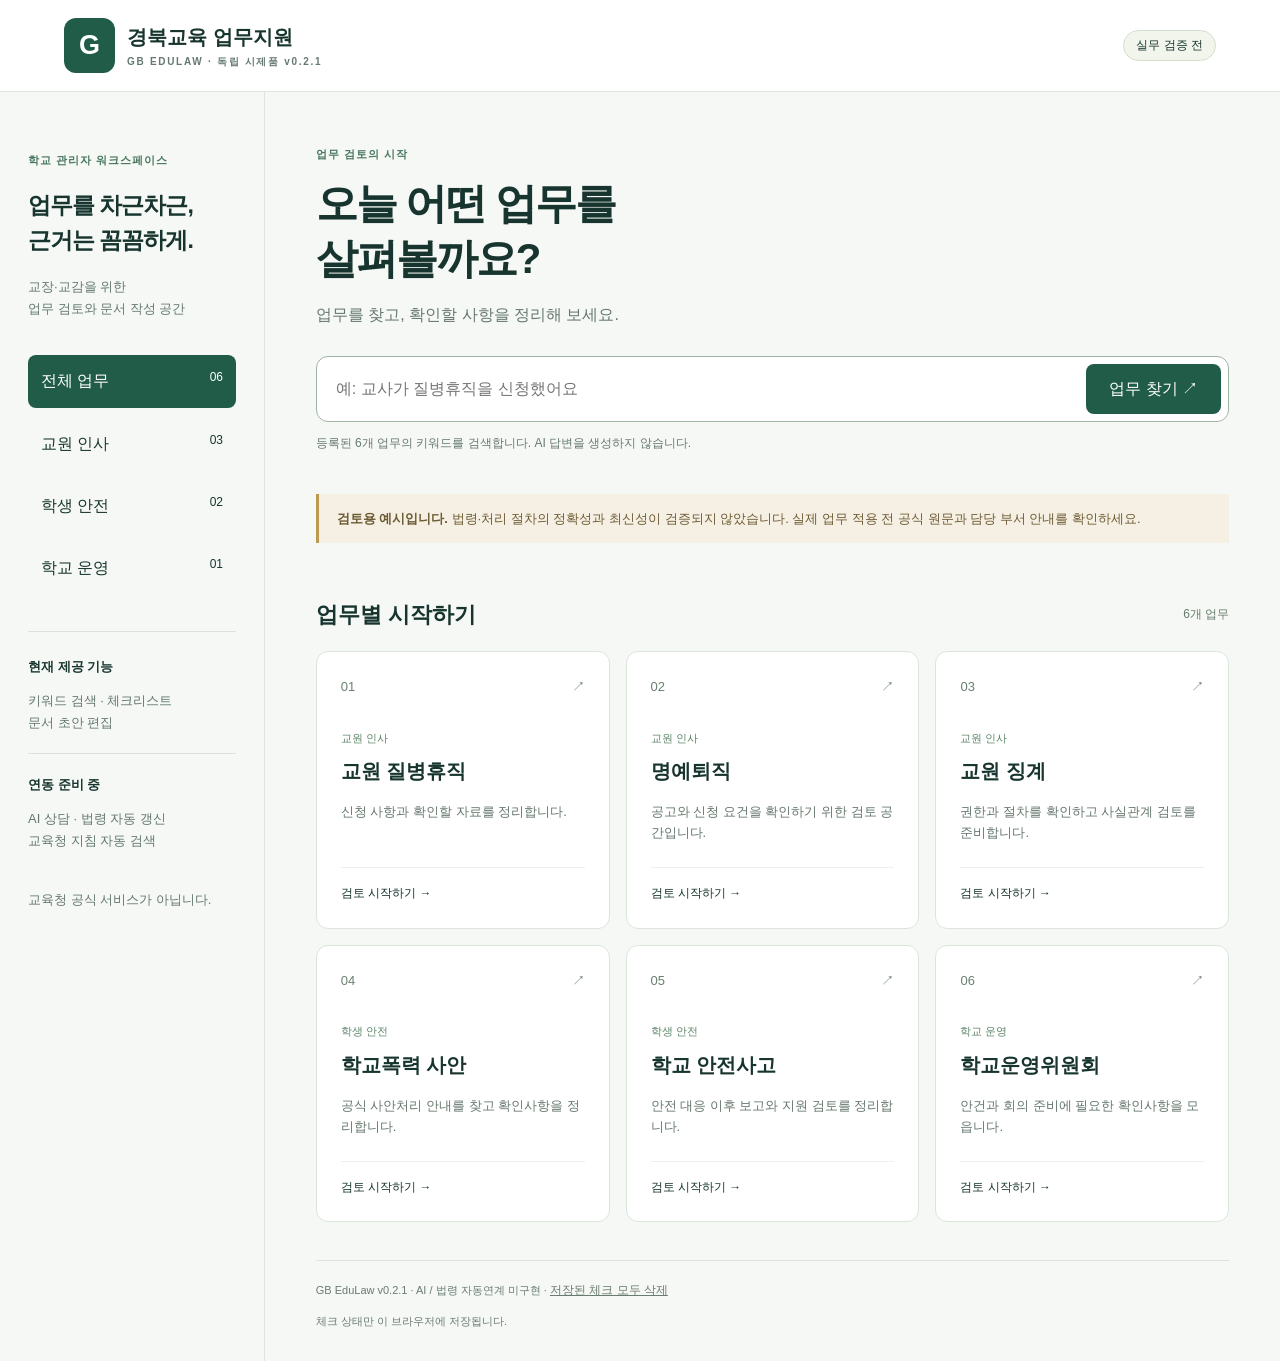
<file: docs/index.html>
<!doctype html><html lang="ko"><head><meta charset="utf-8"><meta name="viewport" content="width=device-width,initial-scale=1"><title>경북교육 업무지원 · GB EduLaw</title><link rel="stylesheet" href="style.css"><script defer src="data.js"></script><script defer src="app.js"></script></head><body>
<header><a class="brand" href="./index.html"><span class="mark">G</span><span>경북교육 업무지원<small>GB EDULAW · 독립 시제품 v0.2.1</small></span></a><span class="badge">실무 검증 전</span></header>
<div class="layout"><aside><p class="eyebrow">학교 관리자 워크스페이스</p><h2>업무를 차근차근,<br>근거는 꼼꼼하게.</h2><p>교장·교감을 위한<br>업무 검토와 문서 작성 공간</p><nav aria-label="업무 분류"><button data-category="전체" aria-pressed="true">전체 업무 <span>06</span></button><button data-category="교원 인사">교원 인사 <span>03</span></button><button data-category="학생 안전">학생 안전 <span>02</span></button><button data-category="학교 운영">학교 운영 <span>01</span></button></nav><div class="status"><strong>현재 제공 기능</strong><p>키워드 검색 · 체크리스트<br>문서 초안 편집</p><hr><strong>연동 준비 중</strong><p>AI 상담 · 법령 자동 갱신<br>교육청 지침 자동 검색</p></div><small>교육청 공식 서비스가 아닙니다.</small></aside>
<main><section class="intro"><p class="eyebrow">업무 검토의 시작</p><h1>오늘 어떤 업무를<br>살펴볼까요?</h1><p>업무를 찾고, 확인할 사항을 정리해 보세요.</p><form id="search-form" role="search"><label class="sr-only" for="search">업무 키워드</label><input id="search" type="search" placeholder="예: 교사가 질병휴직을 신청했어요" autocomplete="off"><button type="submit">업무 찾기 ↗</button></form><p class="hint">등록된 6개 업무의 키워드를 검색합니다. AI 답변을 생성하지 않습니다.</p></section>
<div class="notice"><strong>검토용 예시입니다.</strong> 법령·처리 절차의 정확성과 최신성이 검증되지 않았습니다. 실제 업무 적용 전 공식 원문과 담당 부서 안내를 확인하세요.</div>
<section id="catalog"><div class="section-heading"><h2>업무별 시작하기</h2><span id="count" role="status"></span></div><div id="cards" class="cards"></div></section>
<section id="detail" hidden aria-labelledby="detail-title"><button id="back" class="text-button">← 업무 목록</button><div class="section-heading"><div><p id="detail-category" class="eyebrow"></p><h2 id="detail-title" tabindex="-1"></h2></div><span class="badge">공식 검증 전</span></div><p id="detail-summary"></p><div class="detail-grid"><div><article><h3>01 · 검토 순서 예시</h3><ol id="steps"></ol></article><article><div class="section-heading"><h3>02 · 확인 체크리스트</h3><span id="progress" role="status"></span></div><div id="checks"></div><button id="reset" class="text-button">이 업무 체크 해제</button></article><article><h3>03 · 공식 자료 확인</h3><p>v0.1에 수록된 참고 법령입니다. 업무에 대한 적용 여부·조문·시행일은 검증 전이며 자동 갱신하지 않습니다.</p><div id="laws" class="law-links"></div><a href="https://www.law.go.kr/" target="_blank" rel="noopener noreferrer">국가법령정보센터 ↗</a><br><a href="https://www.gbe.kr/" target="_blank" rel="noopener noreferrer">경상북도교육청 ↗</a></article></div><article class="editor"><p class="eyebrow">검토 메모</p><h3>문서 초안</h3><p>정식 공문 서식이 아닌 편집용 예시입니다. 이름·진단정보 등 개인정보를 입력하지 마세요.</p><label for="draft">수정 가능한 초안</label><textarea id="draft" rows="18" spellcheck="false"></textarea><p class="hint">초안은 자동 저장하지 않습니다. 업무 전환·새로고침 시 수정 내용이 사라집니다. 필요하면 내려받으세요.</p><div class="actions"><button id="copy">복사</button><button id="download">TXT 내려받기</button><button id="print">인쇄</button></div></article></div></section>
<footer>GB EduLaw v0.2.1 · AI / 법령 자동연계 미구현 · <button id="clear" class="text-button">저장된 체크 모두 삭제</button><p id="storage-status">체크 상태만 이 브라우저에 저장됩니다.</p><p id="message" role="status" aria-live="polite"></p></footer></main></div></body></html>
</file>
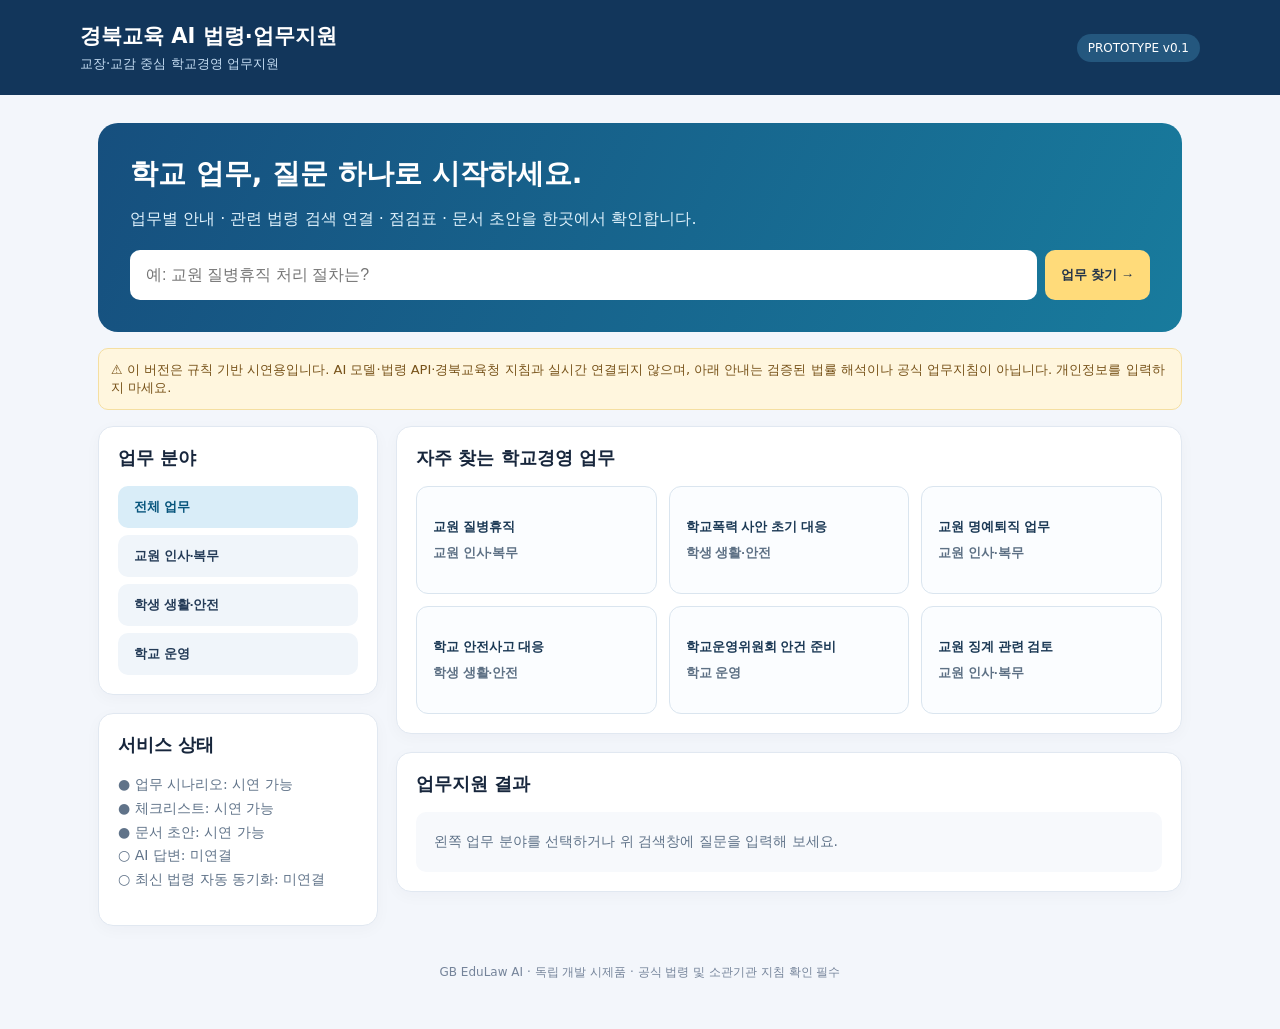
<file: archive/v0.1/index.html>
<!doctype html><html lang="ko"><head><meta charset="utf-8"><meta name="viewport" content="width=device-width,initial-scale=1"><title>경북교육 AI 법령·업무지원 | 시제품</title><style>:root{font-family:Pretendard,'Noto Sans KR',system-ui,sans-serif;color:#17263c;background:#f3f6fb}*{box-sizing:border-box}body{margin:0}header{background:#12365b;color:white;padding:22px max(22px,calc((100vw - 1120px)/2));display:flex;justify-content:space-between;align-items:center;gap:10px}header strong{font-size:21px}header small{display:block;color:#c5ddf3;margin-top:5px}.tag{background:#24577e;padding:7px 11px;border-radius:30px;font-size:12px}main{max-width:1120px;margin:28px auto;padding:0 18px}.hero{background:linear-gradient(115deg,#164f7e,#187b9d);color:white;border-radius:20px;padding:32px}.hero h1{margin:0 0 12px;font-size:28px}.hero p{color:#e0f2fc}.search{display:flex;gap:8px;margin-top:20px}.search input{flex:1;padding:16px;border:0;border-radius:10px;font-size:16px;min-width:0}button{cursor:pointer;border:0;border-radius:10px;padding:12px 16px;font-weight:700;background:#136d99;color:white}button:hover{filter:brightness(.94)}.search button{background:#ffdb7a;color:#24344a}.notice{font-size:13px;color:#775219;background:#fff6de;border:1px solid #f5dfa1;border-radius:10px;padding:12px;margin:16px 0}.layout{display:grid;grid-template-columns:280px 1fr;gap:18px}.panel{background:white;border:1px solid #e1e8f1;border-radius:15px;padding:19px;margin-bottom:18px;box-shadow:0 4px 16px #10253a08}h2{font-size:18px;margin:0 0 16px}h3{font-size:16px;margin:20px 0 10px}.topics{display:grid;gap:7px}.topics button{background:#f0f5fa;color:#243b57;text-align:left}.topics button.active{background:#d9edf8;color:#07557c}.cards{display:grid;grid-template-columns:repeat(3,1fr);gap:12px}.card{border:1px solid #dae5ef;border-radius:12px;padding:16px;background:#fbfdff;text-align:left;color:#1b3955;min-height:108px}.card b{display:block;margin-bottom:8px}.card span{font-size:13px;color:#5e7185}.muted{color:#607389;font-size:14px;line-height:1.7}.steps{padding-left:22px;line-height:1.9}.source{display:inline-block;color:#08668e;text-decoration:none;border:1px solid #bcd8e6;border-radius:8px;padding:8px 11px;margin:4px 5px 4px 0;font-size:13px}.check{display:block;padding:10px 0;border-bottom:1px solid #edf1f6}.check input{margin-right:9px}.actions{display:flex;gap:8px;flex-wrap:wrap;margin-top:14px}.secondary{background:#e7f0f7;color:#16486b}textarea{width:100%;min-height:170px;padding:13px;border:1px solid #d4e0eb;border-radius:10px;font:inherit;line-height:1.6}.pill{font-size:12px;background:#e8f1f7;color:#2c6584;border-radius:20px;padding:5px 9px;display:inline-block}.empty{padding:18px;background:#f7f9fc;border-radius:10px}.foot{font-size:12px;color:#75849a;text-align:center;padding:20px}@media(max-width:760px){header{padding:18px}header strong{font-size:16px}.layout{grid-template-columns:1fr}.cards{grid-template-columns:1fr 1fr}.hero{padding:22px}.hero h1{font-size:22px}}@media(max-width:430px){.cards{grid-template-columns:1fr}.search{flex-direction:column}}</style></head><body><header><div><strong>경북교육 AI 법령·업무지원</strong><small>교장·교감 중심 학교경영 업무지원</small></div><span class="tag">PROTOTYPE v0.1</span></header><main><section class="hero"><h1>학교 업무, 질문 하나로 시작하세요.</h1><p>업무별 안내 · 관련 법령 검색 연결 · 점검표 · 문서 초안을 한곳에서 확인합니다.</p><div class="search"><input id="query" aria-label="업무 질문" placeholder="예: 교원 질병휴직 처리 절차는?"/><button id="ask">업무 찾기 →</button></div></section><div class="notice">⚠️ 이 버전은 규칙 기반 시연용입니다. AI 모델·법령 API·경북교육청 지침과 실시간 연결되지 않으며, 아래 안내는 검증된 법률 해석이나 공식 업무지침이 아닙니다. 개인정보를 입력하지 마세요.</div><div class="layout"><aside><section class="panel"><h2>업무 분야</h2><div id="topics" class="topics"></div></section><section class="panel"><h2>서비스 상태</h2><p class="muted">● 업무 시나리오: 시연 가능<br>● 체크리스트: 시연 가능<br>● 문서 초안: 시연 가능<br>○ AI 답변: 미연결<br>○ 최신 법령 자동 동기화: 미연결</p></section></aside><div><section class="panel"><h2>자주 찾는 학교경영 업무</h2><div class="cards" id="cards"></div></section><section class="panel" id="result"><h2>업무지원 결과</h2><div class="empty muted">왼쪽 업무 분야를 선택하거나 위 검색창에 질문을 입력해 보세요.</div></section></div></div><div class="foot">GB EduLaw AI · 독립 개발 시제품 · 공식 법령 및 소관기관 지침 확인 필수</div></main><script>
const data=[{id:'leave',cat:'교원 인사·복무',title:'교원 질병휴직',keys:['질병','휴직','병가'],summary:'질병휴직 신청 시 확인해야 할 업무 흐름을 시연합니다.',steps:['신청 사유 및 적용 신분·임용 관계 확인','제출 증빙과 소관기관 최신 지침 확인','임용권자 및 위임전결 기준 확인','결재·통보·인사기록 등 후속 처리 확인'],checks:['적용 법령과 시행일을 확인했는가?','증빙 서류 및 제출 요건을 확인했는가?','권한·전결 기준을 확인했는가?','개인정보 최소 수집 원칙을 준수했는가?'],laws:['교육공무원법','국가공무원법'],draft:'제목: 교원 질병휴직 신청 관련 검토(초안)\n\n1. 관련: 적용 법령 및 최신 지침 확인 후 기재\n2. 대상 및 신청 내용: [개인정보 없이 내부 문서에서 작성]\n3. 검토 사항: 신청 요건, 증빙, 임용권자 권한, 후속 처리\n4. 조치 계획: 소관기관 확인 및 내부 결재\n\n※ 법령 검증 전 예시 문안입니다.'},{id:'violence',cat:'학생 생활·안전',title:'학교폭력 사안 초기 대응',keys:['학교폭력','폭력','사안','학생'],summary:'학교폭력 사안 접수 시 초기 확인 흐름을 시연합니다.',steps:['학생 안전 및 긴급 보호 필요 여부 우선 확인','사안 접수와 사실관계 기록','관련 법령 및 최신 사안처리 가이드 확인','보고·통지·후속 절차의 주체와 기한 확인'],checks:['학생 안전 확보를 우선 검토했는가?','관련 기록의 접근권한을 제한했는가?','최신 지침의 보고·통지 절차를 확인했는가?','피해·가해 관련 개인정보를 보호했는가?'],laws:['학교폭력예방 및 대책에 관한 법률'],draft:'제목: 학교폭력 사안 초기 대응 점검(초안)\n\n1. 사안 개요: [비식별화하여 작성]\n2. 안전 확보 및 보호 조치 검토\n3. 적용 절차·기한: 최신 지침 확인 후 기재\n4. 보고 및 후속 조치 계획\n\n※ 공식 사안처리 지침 확인 전 예시입니다.'},{id:'retire',cat:'교원 인사·복무',title:'교원 명예퇴직 업무',keys:['명예퇴직','퇴직','정년'],summary:'명예퇴직 신청 안내 및 학교의 확인 업무를 시연합니다.',steps:['해당 연도 공고와 신청 대상·기간 확인','제출서류 및 신청 경로 확인','학교 내부 접수·전달 절차 점검','결과 통보 및 인사 관련 후속 조치 확인'],checks:['당해 연도 공고를 확인했는가?','신청 자격과 기한을 확인했는가?','서류 제출 경로를 확인했는가?'],laws:['교육공무원법','국가공무원법'],draft:'제목: 교원 명예퇴직 신청 안내(초안)\n\n1. 관련: 해당 연도 공식 시행계획\n2. 신청 대상 및 기간: [공고 확인 후 기재]\n3. 제출서류: [공고 확인 후 기재]\n4. 제출 방법 및 유의사항\n\n※ 공식 공고로 내용 확정 필요.'},{id:'safety',cat:'학생 생활·안전',title:'학교 안전사고 대응',keys:['안전','사고','응급'],summary:'학교 안전사고 발생 시 초기 대응 확인사항을 시연합니다.',steps:['응급조치와 안전 확보','필요한 보호자·관계기관 연락','사고 기록 및 관련 보고 기준 확인','재발 방지 대책 검토'],checks:['응급상황 대응이 이루어졌는가?','필요한 연락 및 보고를 확인했는가?','개인정보와 사고 기록을 안전하게 관리하는가?'],laws:['학교안전사고 예방 및 보상에 관한 법률'],draft:'제목: 학교 안전사고 발생 보고 검토(초안)\n\n1. 발생 개요: [비식별화]\n2. 응급조치 및 안전 확보\n3. 관련 보고 기준 확인\n4. 후속 조치 및 재발 방지\n\n※ 실제 보고 서식·기한 확인 필요.'},{id:'committee',cat:'학교 운영',title:'학교운영위원회 안건 준비',keys:['운영위원회','위원회','심의','안건'],summary:'학교운영위원회 안건 상정 전 점검 흐름을 시연합니다.',steps:['안건의 심의·자문 대상 여부 확인','관련 자료 및 의견 수렴 요건 검토','회의 소집·공고 등 절차 확인','회의 결과 기록과 후속 처리'],checks:['안건 성격을 확인했는가?','소집·공고 절차를 확인했는가?','회의록 및 후속 처리를 준비했는가?'],laws:['초·중등교육법'],draft:'제목: 학교운영위원회 심의 안건(초안)\n\n1. 안건명: [입력]\n2. 제안 사유: [입력]\n3. 주요 내용: [입력]\n4. 관련 규정: [확인 후 기재]\n5. 심의 요청 사항: [입력]\n\n※ 학교별 규정 확인 필요.'},{id:'discipline',cat:'교원 인사·복무',title:'교원 징계 관련 검토',keys:['징계','비위','감사'],summary:'징계 관련 사안의 권한·절차를 검토하는 초기 흐름을 시연합니다.',steps:['사실관계와 긴급 조치 필요성 분리 검토','적용 법령·권한·관할 기관 확인','절차적 권리와 개인정보 보호 검토','소관기관 공식 지침에 따라 후속 처리'],checks:['권한 있는 기관을 확인했는가?','당사자의 절차적 권리를 확인했는가?','기록 접근권한을 통제했는가?'],laws:['교육공무원법','국가공무원법'],draft:'제목: 교원 관련 사안 처리 절차 검토(초안)\n\n1. 검토 배경: [비식별화]\n2. 적용 법령·권한 확인\n3. 절차 및 당사자 권리 확인\n4. 소관기관 협의 사항\n\n※ 징계 판단이나 처분 결론을 자동 생성하지 않습니다.'}];
const cats=['전체 업무',...new Set(data.map(x=>x.cat))];let active='전체 업무';const $=id=>document.getElementById(id);const esc=s=>String(s).replace(/[&<>"']/g,c=>({'&':'&amp;','<':'&lt;','>':'&gt;','"':'&quot;',"'":'&#39;'}[c]));function renderTopics(){ $('topics').innerHTML=cats.map(c=>`<button class="${c===active?'active':''}" data-cat="${esc(c)}">${esc(c)}</button>`).join('');document.querySelectorAll('[data-cat]').forEach(b=>b.onclick=()=>{active=b.dataset.cat;renderTopics();renderCards()})}function renderCards(){let items=data.filter(x=>active==='전체 업무'||x.cat===active);$('cards').innerHTML=items.map(x=>`<button class="card" data-id="${x.id}"><b>${esc(x.title)}</b><span>${esc(x.cat)}</span></button>`).join('');document.querySelectorAll('[data-id]').forEach(b=>b.onclick=()=>show(b.dataset.id))}function show(id){const x=data.find(d=>d.id===id);if(!x)return;$('result').innerHTML=`<span class="pill">${esc(x.cat)} · 시연용 가이드</span><h2 style="margin-top:12px">${esc(x.title)}</h2><p class="muted">${esc(x.summary)}</p><h3>업무 처리 흐름 (검증 전 예시)</h3><ol class="steps">${x.steps.map(s=>`<li>${esc(s)}</li>`).join('')}</ol><h3>관련 법령 원문 확인</h3><p class="muted">아래 링크는 국가법령정보센터의 검색 결과로 이동합니다. 조문·시행일은 직접 확인해야 합니다.</p>${x.laws.map(l=>`<a class="source" target="_blank" rel="noopener noreferrer" href="https://www.law.go.kr/법령/${encodeURIComponent(l)}">${esc(l)} ↗</a>`).join('')}<h3>학교 관리자 점검표</h3>${x.checks.map(s=>`<label class="check"><input type="checkbox">${esc(s)}</label>`).join('')}<h3>문서 초안 (검증 전 예시)</h3><textarea id="draft" aria-label="문서 초안">${esc(x.draft)}</textarea><div class="actions"><button id="copy">초안 복사</button><button class="secondary" id="print">인쇄 / PDF 저장</button></div>`;$('copy').onclick=async()=>{const val=$('draft').value;try{await navigator.clipboard.writeText(val);$('copy').textContent='복사 완료'}catch(e){$('draft').select();document.execCommand('copy');$('copy').textContent='선택/복사 완료'}};$('print').onclick=()=>window.print();$('result').scrollIntoView({behavior:'smooth',block:'start'})}function search(){const q=$('query').value.trim();if(!q)return;let scored=data.map(x=>({x,score:x.keys.reduce((n,k)=>n+(q.includes(k)?k.length:0),0)+(q.includes(x.title)?8:0)})).sort((a,b)=>b.score-a.score);if(scored[0].score>0)show(scored[0].x.id);else $('result').innerHTML=`<h2>검색 결과 없음</h2><p class="muted">입력하신 “${esc(q)}”에 해당하는 시연 시나리오가 없습니다. 현재는 AI가 아닌 키워드 매칭으로 동작합니다. 왼쪽 업무 분야에서 사례를 선택하세요.</p>`} $('ask').onclick=search;$('query').addEventListener('keydown',e=>{if(e.key==='Enter')search()});renderTopics();renderCards();
</script></body></html>
</file>
<file: docs/style.css>
:root{font-family:-apple-system,BlinkMacSystemFont,'Apple SD Gothic Neo','Malgun Gothic',sans-serif;color:#17352e;background:#f6f8f5;line-height:1.65;font-size:16px}*{box-sizing:border-box}body{margin:0}button,input,textarea{font:inherit}button,a,input,textarea{outline-offset:4px}button{cursor:pointer}button{color:inherit}header{height:92px;padding:0 5%;background:#fff;border-bottom:1px solid #dde5de;display:flex;justify-content:space-between;align-items:center}.brand{display:flex;gap:12px;align-items:center;text-decoration:none;color:inherit;font-weight:750;font-size:20px}.brand small{display:block;font-size:10px;letter-spacing:1.7px;color:#657970}.mark{background:#205c48;color:#fff;border-radius:12px;padding:5px 15px;font-size:27px}.badge{font-size:12px;border:1px solid #d5dece;border-radius:20px;padding:5px 12px;background:#f2f5ec;white-space:nowrap}.layout{max-width:1500px;margin:auto;display:grid;grid-template-columns:265px 1fr}aside{padding:48px 28px;border-right:1px solid #dde5de}aside h2{font-size:23px;line-height:1.5;letter-spacing:-1px}aside p,aside small{color:#63786e;font-size:13px}.eyebrow{font-size:11px!important;font-weight:700;color:#48775f!important;letter-spacing:1px}nav{display:grid;gap:10px;margin:36px 0}nav button{text-align:left;border:0;background:transparent;padding:13px;border-radius:8px}nav button span{float:right;font-size:12px}nav button[aria-pressed=true]{background:#205c48;color:white}.status{border-top:1px solid #dbe3d9;padding-top:24px;margin:24px 0 35px;font-size:13px}hr{border:0;border-top:1px solid #dbe3d9;margin:20px 0}main{padding:42px 5% 20px;min-width:0}.intro{padding:0 0 20px}.intro h1{font-size:42px;line-height:1.3;letter-spacing:-2px;margin:14px 0}.intro>p{color:#66796f}.intro form{display:flex;background:white;border:1px solid #9fb4a5;border-radius:12px;padding:7px;gap:7px;margin-top:27px}input[type=search]{width:100%;min-width:0;border:0;padding:12px;background:transparent}.intro button{background:#205c48;color:white;border:0;border-radius:8px;padding:10px 23px;white-space:nowrap}.hint{font-size:12px;color:#617469}.notice{border-left:3px solid #bd9a4f;background:#f5f0e3;color:#6d5b34;padding:14px 18px;font-size:13px;margin:8px 0 35px}.section-heading{display:flex;justify-content:space-between;align-items:center;gap:15px}.section-heading h2{font-size:22px}.section-heading>span{font-size:12px;color:#677b6d}.cards{display:grid;grid-template-columns:repeat(3,1fr);gap:16px}.card{background:white;border:1px solid #dce5dc;border-radius:12px;padding:24px;text-align:left;transition:transform .15s,border-color .15s}.card:hover{transform:translateY(-3px);border-color:#478164}.card-number{display:flex;justify-content:space-between;font-size:13px;color:#698070;margin-bottom:26px}.card small{font-size:11px;color:#598366}.card h3{font-size:20px;margin:5px 0}.card p{font-size:13px;color:#65776d;min-height:44px}.card-bottom{display:block;border-top:1px solid #edf0eb;padding-top:16px;font-size:12px;margin-top:22px}.text-button{border:0;background:none;padding:0;text-decoration:underline;font-size:12px}.detail-grid{display:grid;grid-template-columns:1fr 1fr;gap:20px}article{background:white;border:1px solid #dde5de;border-radius:12px;padding:22px;margin:18px 0}article h3{font-size:16px;margin-top:0}article p,article li,article a{font-size:13px}article a{color:#205c48}li{padding-bottom:12px}.check{display:flex;gap:10px;align-items:start;font-size:13px;padding:9px 0}.check input{margin-top:6px;accent-color:#205c48}textarea{width:100%;resize:vertical;border:1px solid #c6d6c9;border-radius:6px;background:#fbfcf9;padding:13px;font-size:13px;line-height:1.7}.editor label{font-size:12px;display:block;margin:18px 0 6px}.actions{display:flex;gap:8px;flex-wrap:wrap}.actions button{background:#eaf0e9;border:1px solid #c7d9ca;border-radius:7px;padding:8px 12px;font-size:12px}footer{border-top:1px solid #dce4d9;margin-top:38px;padding-top:20px;font-size:11px;color:#697c70}#message{color:#205c48;font-weight:bold}.sr-only{position:absolute;clip:rect(0,0,0,0);width:1px;height:1px;overflow:hidden}[hidden]{display:none!important}#print-draft{display:none}@media(max-width:1100px){.cards{grid-template-columns:repeat(2,1fr)}.layout{grid-template-columns:215px 1fr}.detail-grid{grid-template-columns:1fr}}@media(max-width:700px){header{height:78px;padding:0 18px}.brand{font-size:16px}.brand small{font-size:8px}.layout{display:block}aside{padding:15px 20px;border:0}aside>p,aside>h2,aside>.status,aside>small{display:none}nav{margin:0;display:flex;gap:4px;overflow:auto}nav button{font-size:12px;white-space:nowrap;padding:10px}nav button span{display:none}main{padding:20px}.intro h1{font-size:34px}.intro button{padding:8px 12px;font-size:13px}input[type=search]{font-size:13px}.cards{gap:12px}.card{padding:16px}.card h3{font-size:17px}.card-number{margin-bottom:18px}.badge{font-size:10px}}@media(max-width:380px){.cards{grid-template-columns:1fr}}@media print{header,aside,.intro,.notice,#catalog,footer,#back,.editor,#reset{display:none!important}.layout,.detail-grid{display:block}main{padding:0}article{break-inside:avoid}#print-draft{display:block;white-space:pre-wrap;font:14px/1.7 sans-serif}body{background:white}}

.law-links{display:grid;gap:8px;margin:14px 0}.law-links a{padding:8px 10px;border:1px solid #c7d9ca;border-radius:6px;text-decoration:none}
</file>
